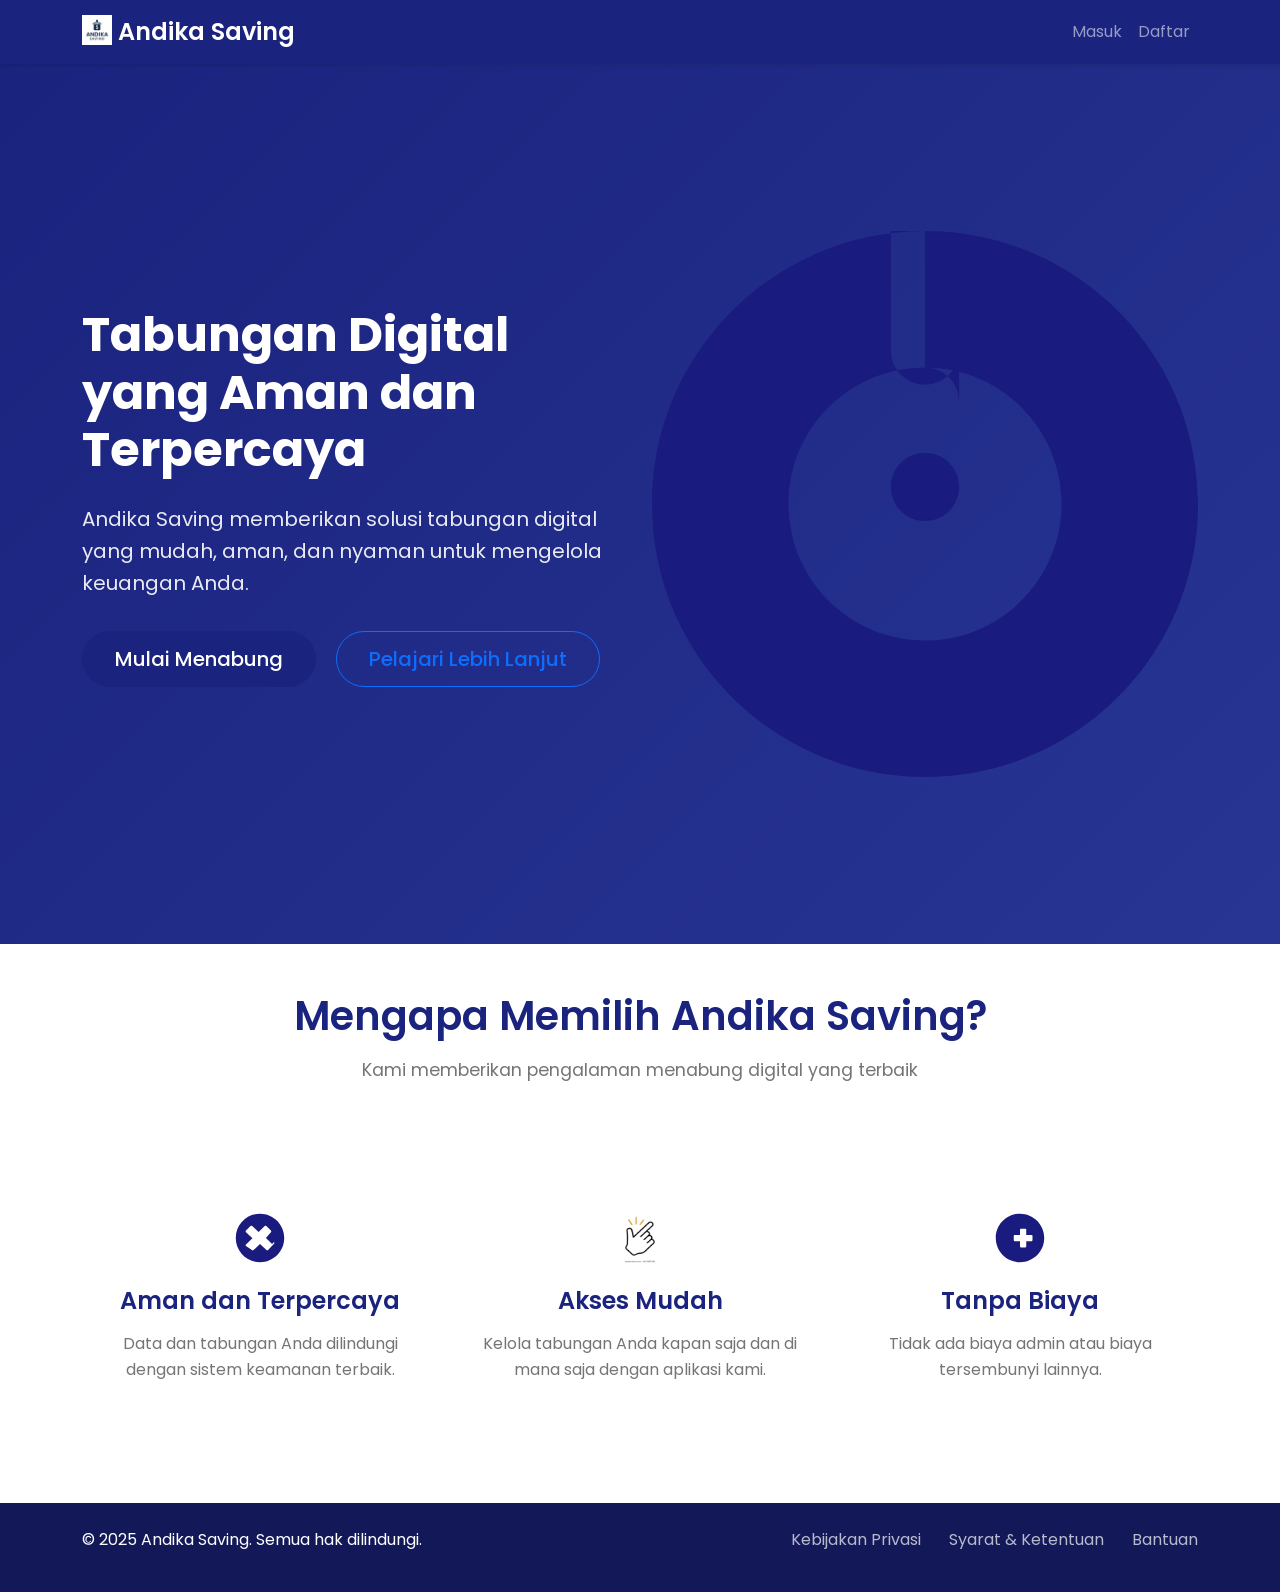
<file: index.html>
<!DOCTYPE html>
<html lang="id">
<head>
    <meta charset="UTF-8">
    <meta name="viewport" content="width=device-width, initial-scale=1.0">
    <title>Andika Saving - Tabungan Digital Profesional</title>
    <link href="https://cdn.jsdelivr.net/npm/bootstrap@5.3.0-alpha1/dist/css/bootstrap.min.css" rel="stylesheet">
    <link href="https://fonts.googleapis.com/css2?family=Poppins:wght@300;400;500;600;700&display=swap" rel="stylesheet">
    <link rel="stylesheet" href="style.css">
</head>
<body>
    <!-- Navbar -->
    <nav class="navbar navbar-expand-lg navbar-dark custom-navbar">
        <div class="container">
            <a class="navbar-brand" href="#">
                <img src="logo andika saving.png" alt="Logo" width="30" height="30" class="d-inline-block align-text-top">
                Andika Saving
            </a>
            <div class="navbar-nav ms-auto">
                <a class="nav-link" href="login.html">Masuk</a>
                <a class="nav-link" href="register.html">Daftar</a>
            </div>
        </div>
    </nav>

    <!-- Hero Section -->
    <section class="hero-section">
        <div class="container">
            <div class="row align-items-center min-vh-80">
                <div class="col-lg-6">
                    <h1 class="hero-title">Tabungan Digital yang Aman dan Terpercaya</h1>
                    <p class="hero-subtitle">Andika Saving memberikan solusi tabungan digital yang mudah, aman, dan nyaman untuk mengelola keuangan Anda.</p>
                    <div class="hero-buttons">
                        <a href="register.html" class="btn btn-primary btn-lg">Mulai Menabung</a>
                        <a href="#features" class="btn btn-outline-primary btn-lg">Pelajari Lebih Lanjut</a>
                    </div>
                </div>
                <div class="col-lg-6 text-center">
                    <div class="hero-image">
                        <img src="[data-uri]" alt="Digital Savings" class="img-fluid">
                    </div>
                </div>
            </div>
        </div>
    </section>

    <!-- Features Section -->
    <section id="features" class="features-section py-5">
        <div class="container">
            <div class="row text-center mb-5">
                <div class="col">
                    <h2 class="section-title">Mengapa Memilih Andika Saving?</h2>
                    <p class="section-subtitle">Kami memberikan pengalaman menabung digital yang terbaik</p>
                </div>
            </div>
            <div class="row">
                <div class="col-md-4 mb-4">
                    <div class="feature-card">
                        <div class="feature-icon">
                            <img src="[data-uri]" alt="Security" width="50" height="50">
                        </div>
                        <h3>Aman dan Terpercaya</h3>
                        <p>Data dan tabungan Anda dilindungi dengan sistem keamanan terbaik.</p>
                    </div>
                </div>
                <div class="col-md-4 mb-4">
                    <div class="feature-card">
                        <div class="feature-icon">
                            <img src="easy aksses.webp" alt="Easy Access" width="50" height="50">
                        </div>
                        <h3>Akses Mudah</h3>
                        <p>Kelola tabungan Anda kapan saja dan di mana saja dengan aplikasi kami.</p>
                    </div>
                </div>
                <div class="col-md-4 mb-4">
                    <div class="feature-card">
                        <div class="feature-icon">
                            <img src="[data-uri]" alt="No Fees" width="50" height="50">
                        </div>
                        <h3>Tanpa Biaya</h3>
                        <p>Tidak ada biaya admin atau biaya tersembunyi lainnya.</p>
                    </div>
                </div>
            </div>
        </div>
    </section>

    <!-- Footer -->
    <footer class="footer py-4">
        <div class="container">
            <div class="row">
                <div class="col-md-6">
                    <p>&copy; 2025 Andika Saving. Semua hak dilindungi.</p>
                </div>
                <div class="col-md-6 text-md-end">
                    <a href="kebijakan privasi.html" class="footer-link">Kebijakan Privasi</a>
                    <a href="kebijakan privasi.html" class="footer-link">Syarat & Ketentuan</a>
                    <a href="kebijakan privasi.html" class="footer-link">Bantuan</a>
                </div>
            </div>
        </div>
    </footer>

    <script src="https://cdn.jsdelivr.net/npm/bootstrap@5.3.0-alpha1/dist/js/bootstrap.bundle.min.js"></script>
    <script src="script.js"></script>
    <script src="api-simulator.js"></script>
</body>
</html>
</file>
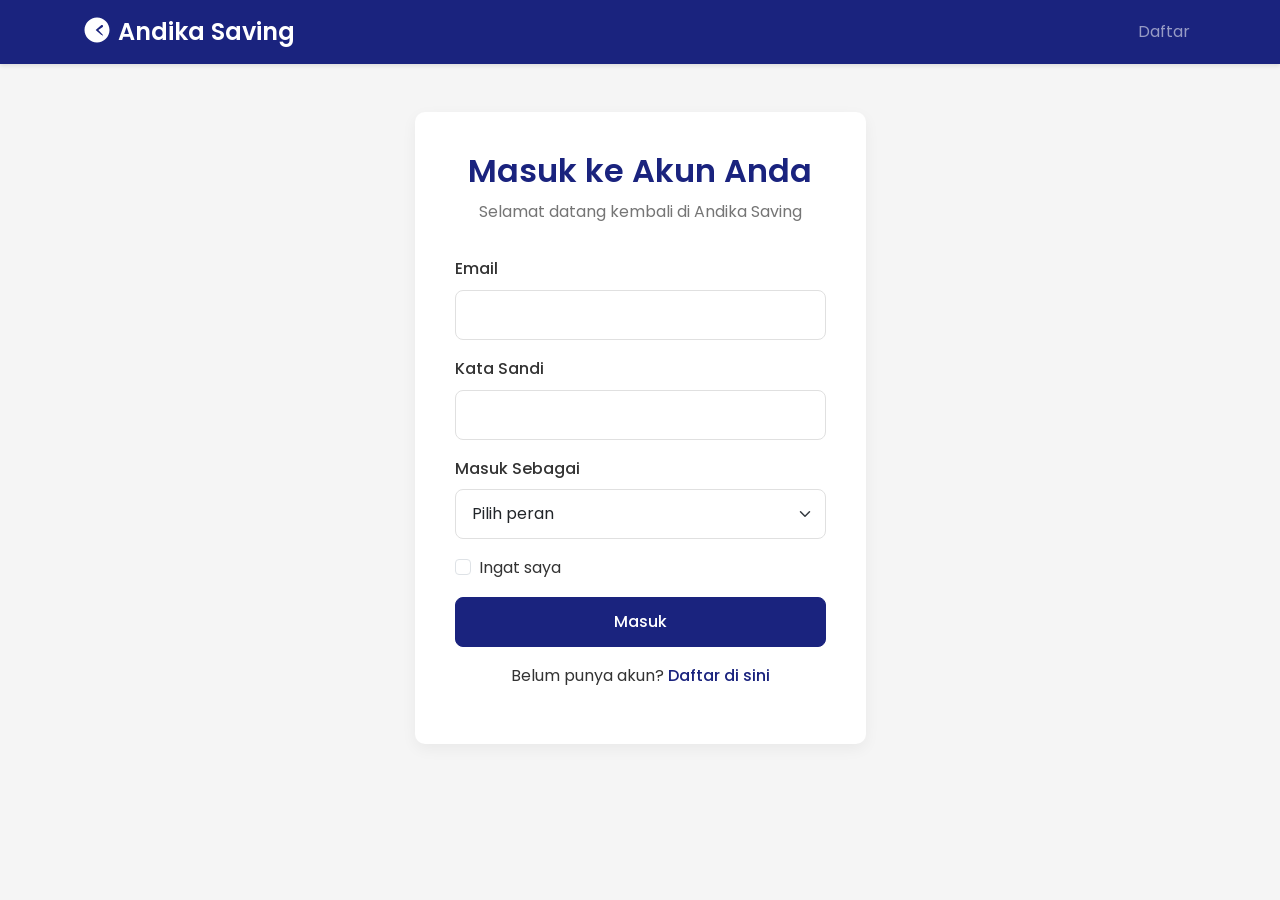
<file: dashboard_admin.html>
<!DOCTYPE html>
<html lang="id">
<head>
    <meta charset="UTF-8">
    <meta name="viewport" content="width=device-width, initial-scale=1.0">
    <title>Dashboard Admin - Andika Saving</title>
    <link href="https://cdn.jsdelivr.net/npm/bootstrap@5.3.0-alpha1/dist/css/bootstrap.min.css" rel="stylesheet">
    <link href="https://fonts.googleapis.com/css2?family=Poppins:wght@300;400;500;600;700&display=swap" rel="stylesheet">
    <link rel="stylesheet" href="style.css">
</head>
<body>
    <!-- Navbar dengan Notifikasi -->
    <nav class="navbar navbar-expand-lg navbar-dark custom-navbar">
        <div class="container">
            <a class="navbar-brand" href="#">
                <img src="[data-uri]" alt="Logo" width="30" height="30" class="d-inline-block align-text-top">
                Andika Saving
            </a>
            <div class="navbar-nav ms-auto">
                <!-- Notifikasi Dropdown -->
                <div class="nav-item dropdown">
                    <a class="nav-link position-relative" href="#" id="notificationDropdown" role="button" data-bs-toggle="dropdown" aria-expanded="false">
                        <img src="[data-uri]" width="20" height="20">
                        <span class="position-absolute top-0 start-100 translate-middle badge rounded-pill bg-danger" id="notificationBadge" style="display: none;">0</span>
                    </a>
                    <ul class="dropdown-menu dropdown-menu-end" aria-labelledby="notificationDropdown" style="min-width: 300px; max-height: 400px; overflow-y: auto;">
                        <li><h6 class="dropdown-header">Notifikasi</h6></li>
                        <div id="notificationDropdownContent">
                            <div class="dropdown-item text-muted">Memuat notifikasi...</div>
                        </div>
                        <li><hr class="dropdown-divider"></li>
                        <li><a class="dropdown-item small text-center" href="#" id="markAllRead">Tandai semua sudah dibaca</a></li>
                    </ul>
                </div>
                
                <span class="navbar-text me-3">Halo, <span id="adminName">Admin</span></span>
                <button class="btn btn-outline-light btn-sm" id="logoutBtn">Keluar</button>
            </div>
        </div>
    </nav>

    <!-- Dashboard Content -->
    <section class="dashboard-section py-4">
        <div class="container">
            <div class="row mb-4">
                <div class="col">
                    <h2 class="dashboard-title">Dashboard Admin</h2>
                    <p class="dashboard-subtitle">Kelola data nasabah dan transaksi - <span id="lastUpdateTime"></span></p>
                </div>
            </div>

            <!-- Statistik -->
            <div class="row mb-4">
                <div class="col-md-3 mb-3">
                    <div class="stat-card">
                        <h3 id="totalNasabah">0</h3>
                        <p>Total Nasabah</p>
                    </div>
                </div>
                <div class="col-md-3 mb-3">
                    <div class="stat-card">
                        <h3 id="totalSaldo">Rp 0</h3>
                        <p>Total Saldo</p>
                    </div>
                </div>
                <div class="col-md-3 mb-3">
                    <div class="stat-card">
                        <h3 id="totalTransaksi">0</h3>
                        <p>Total Transaksi</p>
                    </div>
                </div>
                <div class="col-md-3 mb-3">
                    <div class="stat-card">
                        <h3 id="rataSaldo">Rp 0</h3>
                        <p>Rata-rata Saldo</p>
                    </div>
                </div>
            </div>

            <!-- Email Simulation Panel -->
            <div class="card mb-4">
                <div class="card-header">
                    <h5 class="card-title mb-0">📧 Simulasi Email Notifikasi</h5>
                </div>
                <div class="card-body">
                    <div class="row">
                        <div class="col-md-8">
                            <p class="mb-2">Setiap transaksi nasabah akan mengirim notifikasi email ke:</p>
                            <code class="bg-light p-2 rounded d-block">andikakhairulanwar10@gmail.com</code>
                        </div>
                        <div class="col-md-4 text-end">
                            <button class="btn btn-outline-primary btn-sm" id="viewSentEmails">Lihat Email Terkirim</button>
                        </div>
                    </div>
                </div>
            </div>

            <!-- Daftar Nasabah -->
            <div class="card">
                <div class="card-header d-flex justify-content-between align-items-center">
                    <h5 class="card-title mb-0">Daftar Nasabah</h5>
                    <div>
                        <span class="badge bg-primary me-2" id="lastUpdateBadge">Live</span>
                        <button class="btn btn-sm btn-outline-primary" id="refreshData">Refresh Data</button>
                    </div>
                </div>
                <div class="card-body">
                    <div class="table-responsive">
                        <table class="table table-hover">
                            <thead>
                                <tr>
                                    <th>Nama</th>
                                    <th>Email</th>
                                    <th>Saldo</th>
                                    <th>Jumlah Transaksi</th>
                                    <th>Aksi</th>
                                </tr>
                            </thead>
                            <tbody id="nasabahTable">
                                <!-- Data nasabah akan diisi oleh JavaScript -->
                            </tbody>
                        </table>
                    </div>
                    <div id="noNasabah" class="text-center py-4 d-none">
                        <p class="text-muted">Belum ada nasabah terdaftar</p>
                        <a href="register.html" class="btn btn-primary">Daftarkan Nasabah Pertama</a>
                    </div>
                </div>
            </div>
        </div>
    </section>

    <!-- Modal Detail Nasabah -->
    <div class="modal fade" id="detailNasabahModal" tabindex="-1" aria-labelledby="detailNasabahModalLabel" aria-hidden="true">
        <div class="modal-dialog modal-lg">
            <div class="modal-content">
                <div class="modal-header">
                    <h5 class="modal-title" id="detailNasabahModalLabel">Detail Nasabah</h5>
                    <button type="button" class="btn-close" data-bs-dismiss="modal" aria-label="Close"></button>
                </div>
                <div class="modal-body">
                    <div class="row mb-4">
                        <div class="col-md-6">
                            <h6>Informasi Nasabah</h6>
                            <div class="mb-2">
                                <strong>Nama:</strong> <span id="detailNama">-</span>
                            </div>
                            <div class="mb-2">
                                <strong>Email:</strong> <span id="detailEmail">-</span>
                            </div>
                            <div class="mb-2">
                                <strong>Saldo:</strong> <span id="detailSaldo">Rp 0</span>
                            </div>
                            <div class="mb-2">
                                <strong>Bergabung sejak:</strong> <span id="detailBergabung">-</span>
                            </div>
                        </div>
                    </div>
                    
                    <h6>Riwayat Transaksi</h6>
                    <div class="table-responsive">
                        <table class="table table-sm">
                            <thead>
                                <tr>
                                    <th>Tanggal</th>
                                    <th>Jenis</th>
                                    <th>Jumlah</th>
                                    <th>Saldo Sebelum</th>
                                    <th>Saldo Sesudah</th>
                                    <th>Keterangan</th>
                                </tr>
                            </thead>
                            <tbody id="detailTransaksiTable">
                                <!-- Data transaksi akan diisi oleh JavaScript -->
                            </tbody>
                        </table>
                    </div>
                    <div id="noDetailTransactions" class="text-center py-4">
                        <p class="text-muted">Belum ada transaksi</p>
                    </div>
                </div>
                <div class="modal-footer">
                    <button type="button" class="btn btn-secondary" data-bs-dismiss="modal">Tutup</button>
                </div>
            </div>
        </div>
    </div>

    <!-- Modal Email Terkirim -->
    <div class="modal fade" id="emailHistoryModal" tabindex="-1" aria-labelledby="emailHistoryModalLabel" aria-hidden="true">
        <div class="modal-dialog modal-xl">
            <div class="modal-content">
                <div class="modal-header">
                    <h5 class="modal-title" id="emailHistoryModalLabel">📧 History Email Terkirim</h5>
                    <button type="button" class="btn-close" data-bs-dismiss="modal" aria-label="Close"></button>
                </div>
                <div class="modal-body">
                    <div class="table-responsive">
                        <table class="table table-sm">
                            <thead>
                                <tr>
                                    <th>Waktu</th>
                                    <th>Subjek</th>
                                    <th>Pesan</th>
                                    <th>Status</th>
                                </tr>
                            </thead>
                            <tbody id="emailHistoryTable">
                                <!-- Data email akan diisi oleh JavaScript -->
                            </tbody>
                        </table>
                    </div>
                    <div id="noEmails" class="text-center py-4">
                        <p class="text-muted">Belum ada email terkirim</p>
                    </div>
                </div>
                <div class="modal-footer">
                    <button type="button" class="btn btn-secondary" data-bs-dismiss="modal">Tutup</button>
                    <button type="button" class="btn btn-outline-danger" id="clearEmailHistory">Hapus History</button>
                </div>
            </div>
        </div>
    </div>

    <script src="https://cdn.jsdelivr.net/npm/bootstrap@5.3.0-alpha1/dist/js/bootstrap.bundle.min.js"></script>
    <script src="script.js"></script>
    <script src="api-simulator.js"></script>
    
    <!-- Additional JavaScript for Admin Dashboard -->
    <script>
        // Additional functions for admin dashboard
        function loadEmailHistory() {
            const sentEmails = JSON.parse(localStorage.getItem('andika_sent_emails') || '[]');
            const emailHistoryTable = document.getElementById('emailHistoryTable');
            const noEmails = document.getElementById('noEmails');
            
            if (sentEmails.length === 0) {
                emailHistoryTable.innerHTML = '';
                noEmails.classList.remove('d-none');
                return;
            }
            
            noEmails.classList.add('d-none');
            
            let html = '';
            sentEmails.forEach(email => {
                html += `
                    <tr>
                        <td>${formatDate(email.timestamp)}</td>
                        <td><strong>${email.subject}</strong></td>
                        <td>
                            <small>${email.message.replace(/\n/g, '<br>')}</small>
                            ${email.nasabah_data ? `<br><small class="text-muted">Data: ${JSON.stringify(email.nasabah_data)}</small>` : ''}
                        </td>
                        <td><span class="badge bg-success">Terkirim</span></td>
                    </tr>
                `;
            });
            
            emailHistoryTable.innerHTML = html;
        }
        
        function updateLastUpdateTime() {
            const lastUpdate = localStorage.getItem('andika_last_update');
            const lastUpdateTime = document.getElementById('lastUpdateTime');
            const lastUpdateBadge = document.getElementById('lastUpdateBadge');
            
            if (lastUpdate && lastUpdateTime) {
                const date = new Date(parseInt(lastUpdate));
                lastUpdateTime.textContent = `Terakhir update: ${date.toLocaleTimeString('id-ID')}`;
                
                // Update badge dengan animasi
                lastUpdateBadge.classList.remove('bg-primary');
                lastUpdateBadge.classList.add('bg-success');
                setTimeout(() => {
                    lastUpdateBadge.classList.remove('bg-success');
                    lastUpdateBadge.classList.add('bg-primary');
                }, 1000);
            }
        }
        
        // Event listeners untuk admin dashboard
        document.addEventListener('DOMContentLoaded', function() {
            // Load email history modal
            const viewSentEmails = document.getElementById('viewSentEmails');
            if (viewSentEmails) {
                viewSentEmails.addEventListener('click', function() {
                    loadEmailHistory();
                    const modal = new bootstrap.Modal(document.getElementById('emailHistoryModal'));
                    modal.show();
                });
            }
            
            // Clear email history
            const clearEmailHistory = document.getElementById('clearEmailHistory');
            if (clearEmailHistory) {
                clearEmailHistory.addEventListener('click', function() {
                    if (confirm('Apakah Anda yakin ingin menghapus history email?')) {
                        localStorage.setItem('andika_sent_emails', JSON.stringify([]));
                        loadEmailHistory();
                        showNotification('History email berhasil dihapus', 'success');
                    }
                });
            }
            
            // Mark all notifications as read
            const markAllRead = document.getElementById('markAllRead');
            if (markAllRead) {
                markAllRead.addEventListener('click', async function() {
                    const notifications = await andikaAPI.getNotifications();
                    for (const notif of notifications) {
                        if (!notif.read) {
                            await andikaAPI.markNotificationAsRead(notif.id);
                        }
                    }
                    loadNotifications();
                    showNotification('Semua notifikasi ditandai sudah dibaca', 'success');
                });
            }
            
            // Update last update time every second
            setInterval(updateLastUpdateTime, 1000);
            updateLastUpdateTime();
        });
        
        // Override showNasabahDetail untuk menampilkan lebih detail
        const originalShowNasabahDetail = window.showNasabahDetail;
        window.showNasabahDetail = function(userId) {
            const users = JSON.parse(localStorage.getItem('andika_saving_users') || '[]');
            const nasabah = users.find(u => u.id === userId);
            
            if (!nasabah) return;
            
            // Update modal content
            document.getElementById('detailNama').textContent = nasabah.name;
            document.getElementById('detailEmail').textContent = nasabah.email;
            document.getElementById('detailSaldo').textContent = formatCurrency(nasabah.saldo || 0);
            document.getElementById('detailBergabung').textContent = formatDate(nasabah.createdAt);
            
            // Load transactions dengan detail lengkap
            const transactions = getTransactionsForNasabah(userId);
            const transactionsTable = document.getElementById('detailTransaksiTable');
            const noTransactions = document.getElementById('noDetailTransactions');
            
            if (transactions.length === 0) {
                transactionsTable.innerHTML = '';
                noTransactions.classList.remove('d-none');
            } else {
                noTransactions.classList.add('d-none');
                
                let html = '';
                transactions.forEach(transaction => {
                    const isMenabung = transaction.type === 'menabung';
                    const badgeClass = isMenabung ? 'badge-menabung' : 'badge-tarik';
                    const badgeText = isMenabung ? 'Menabung' : 'Tarik Tunai';
                    const amountClass = isMenabung ? 'text-success' : 'text-danger';
                    const amountPrefix = isMenabung ? '+' : '-';
                    
                    html += `
                        <tr>
                            <td>${formatDate(transaction.createdAt)}</td>
                            <td><span class="badge ${badgeClass}">${badgeText}</span></td>
                            <td class="${amountClass}">${amountPrefix} ${formatCurrency(transaction.amount)}</td>
                            <td>${formatCurrency(transaction.saldo_sebelum || 0)}</td>
                            <td>${formatCurrency(transaction.saldo_sesudah || 0)}</td>
                            <td>${transaction.keterangan}</td>
                        </tr>
                    `;
                });
                
                transactionsTable.innerHTML = html;
            }
            
            // Show modal
            const modal = new bootstrap.Modal(document.getElementById('detailNasabahModal'));
            modal.show();
        };
    </script>
</body>
</html>
</file>
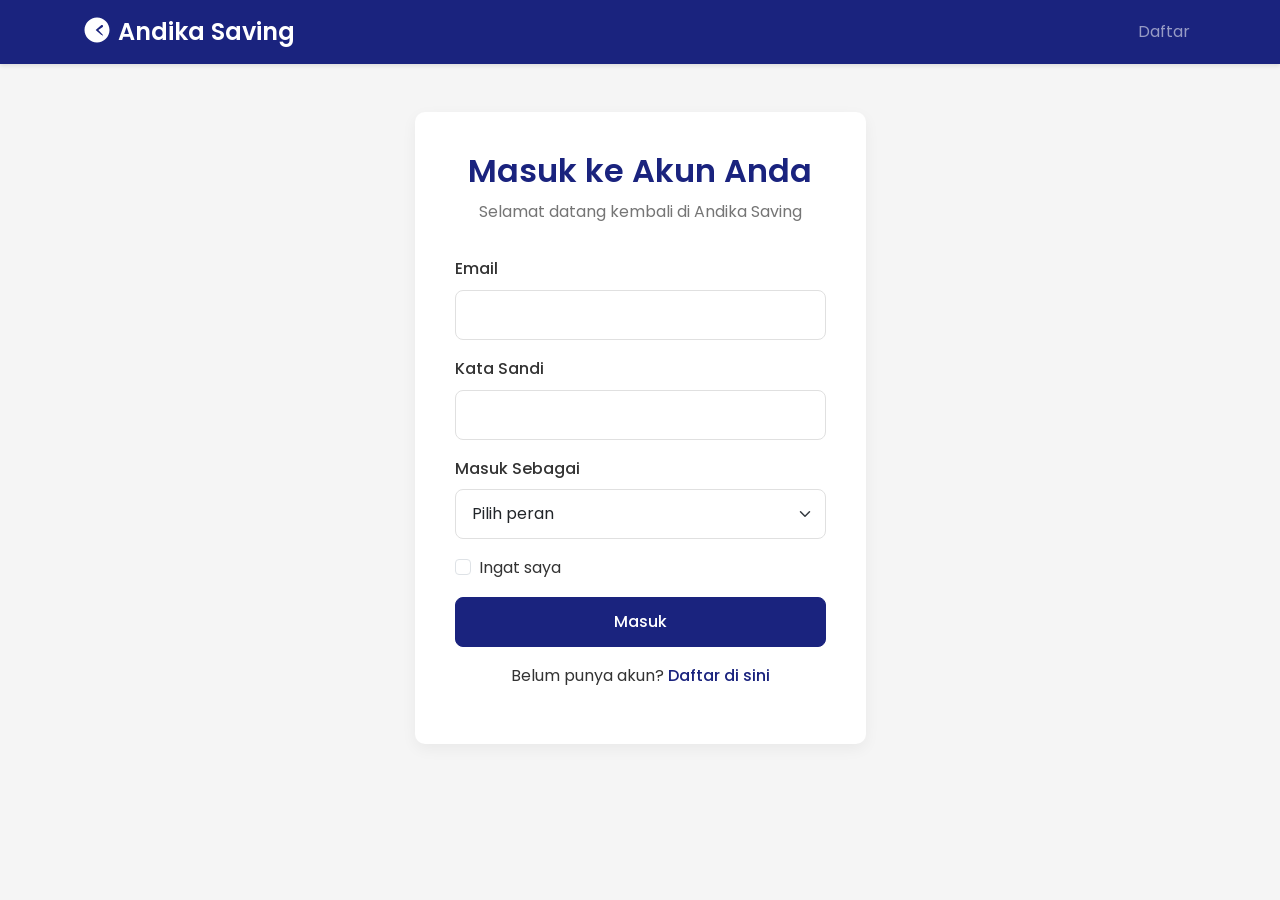
<file: dashboard_nasabah.html>
<!DOCTYPE html>
<html lang="id">
<head>
    <meta charset="UTF-8">
    <meta name="viewport" content="width=device-width, initial-scale=1.0">
    <title>Dashboard Nasabah - Andika Saving</title>
    <link href="https://cdn.jsdelivr.net/npm/bootstrap@5.3.0-alpha1/dist/css/bootstrap.min.css" rel="stylesheet">
    <link href="https://fonts.googleapis.com/css2?family=Poppins:wght@300;400;500;600;700&display=swap" rel="stylesheet">
    <link rel="stylesheet" href="style.css">
</head>
<body>
    <!-- Navbar -->
    <nav class="navbar navbar-expand-lg navbar-dark custom-navbar">
        <div class="container">
            <a class="navbar-brand" href="#">
                <img src="[data-uri]" alt="Logo" width="30" height="30" class="d-inline-block align-text-top">
                Andika Saving
            </a>
            <div class="navbar-nav ms-auto">
                <span class="navbar-text me-3">Halo, <span id="userName">Nasabah</span></span>
                <button class="btn btn-outline-light btn-sm" id="logoutBtn">Keluar</button>
            </div>
        </div>
    </nav>

    <!-- Dashboard Content -->
    <section class="dashboard-section py-4">
        <div class="container">
            <div class="row">
                <div class="col-lg-8">
                    <!-- Saldo Card -->
                    <div class="card mb-4">
                        <div class="card-body">
                            <h5 class="card-title">Saldo Tabungan</h5>
                            <h2 class="saldo-amount" id="saldoAmount">Rp 0</h2>
                            <p class="text-muted">Saldo tersedia saat ini</p>
                        </div>
                    </div>

                    <!-- Riwayat Transaksi -->
                    <div class="card">
                        <div class="card-header d-flex justify-content-between align-items-center">
                            <h5 class="card-title mb-0">Riwayat Transaksi</h5>
                            <button class="btn btn-sm btn-outline-primary" id="refreshTransactions">Refresh</button>
                        </div>
                        <div class="card-body">
                            <div class="table-responsive">
                                <table class="table table-hover">
                                    <thead>
                                        <tr>
                                            <th>Tanggal</th>
                                            <th>Jenis</th>
                                            <th>Jumlah</th>
                                            <th>Keterangan</th>
                                        </tr>
                                    </thead>
                                    <tbody id="transactionsTable">
                                        <!-- Data transaksi akan diisi oleh JavaScript -->
                                    </tbody>
                                </table>
                            </div>
                            <div id="noTransactions" class="text-center py-4 d-none">
                                <p class="text-muted">Belum ada transaksi</p>
                            </div>
                        </div>
                    </div>
                </div>

                <div class="col-lg-4">
                    <!-- Menu Aksi -->
                    <div class="card mb-4">
                        <div class="card-header">
                            <h5 class="card-title mb-0">Menu Aksi</h5>
                        </div>
                        <div class="card-body">
                            <button class="btn btn-primary w-100 mb-3" data-bs-toggle="modal" data-bs-target="#menabungModal">
                                Menabung
                            </button>
                            <button class="btn btn-outline-primary w-100" data-bs-toggle="modal" data-bs-target="#tarikTunaiModal">
                                Tarik Tunai
                            </button>
                        </div>
                    </div>

                    <!-- Informasi Akun -->
                    <div class="card">
                        <div class="card-header">
                            <h5 class="card-title mb-0">Informasi Akun</h5>
                        </div>
                        <div class="card-body">
                            <div class="mb-3">
                                <strong>Nama:</strong> <span id="accountName">-</span>
                            </div>
                            <div class="mb-3">
                                <strong>Email:</strong> <span id="accountEmail">-</span>
                            </div>
                            <div class="mb-3">
                                <strong>Bergabung sejak:</strong> <span id="accountSince">-</span>
                            </div>
                        </div>
                    </div>
                </div>
            </div>
        </div>
    </section>

    <!-- Modal Menabung -->
    <div class="modal fade" id="menabungModal" tabindex="-1" aria-labelledby="menabungModalLabel" aria-hidden="true">
        <div class="modal-dialog">
            <div class="modal-content">
                <div class="modal-header">
                    <h5 class="modal-title" id="menabungModalLabel">Menabung</h5>
                    <button type="button" class="btn-close" data-bs-dismiss="modal" aria-label="Close"></button>
                </div>
                <div class="modal-body">
                    <form id="menabungForm">
                        <div class="mb-3">
                            <label for="jumlahMenabung" class="form-label">Jumlah</label>
                            <input type="number" class="form-control" id="jumlahMenabung" min="1000" required>
                            <div class="form-text">Minimal menabung: Rp 1.000</div>
                        </div>
                        <div class="mb-3">
                            <label for="keteranganMenabung" class="form-label">Keterangan (opsional)</label>
                            <input type="text" class="form-control" id="keteranganMenabung" placeholder="Contoh: Tabungan bulanan">
                        </div>
                    </form>
                </div>
                <div class="modal-footer">
                    <button type="button" class="btn btn-secondary" data-bs-dismiss="modal">Batal</button>
                    <button type="button" class="btn btn-primary" id="submitMenabung">Simpan</button>
                </div>
            </div>
        </div>
    </div>

    <!-- Modal Tarik Tunai -->
    <div class="modal fade" id="tarikTunaiModal" tabindex="-1" aria-labelledby="tarikTunaiModalLabel" aria-hidden="true">
        <div class="modal-dialog">
            <div class="modal-content">
                <div class="modal-header">
                    <h5 class="modal-title" id="tarikTunaiModalLabel">Tarik Tunai</h5>
                    <button type="button" class="btn-close" data-bs-dismiss="modal" aria-label="Close"></button>
                </div>
                <div class="modal-body">
                    <form id="tarikTunaiForm">
                        <div class="mb-3">
                            <label for="jumlahTarik" class="form-label">Jumlah</label>
                            <input type="number" class="form-control" id="jumlahTarik" min="1000" required>
                            <div class="form-text">Saldo tersedia: <span id="availableBalance">Rp 0</span></div>
                        </div>
                        <div class="mb-3">
                            <label for="keteranganTarik" class="form-label">Keterangan (opsional)</label>
                            <input type="text" class="form-control" id="keteranganTarik" placeholder="Contoh: Untuk kebutuhan sehari-hari">
                        </div>
                    </form>
                </div>
                <div class="modal-footer">
                    <button type="button" class="btn btn-secondary" data-bs-dismiss="modal">Batal</button>
                    <button type="button" class="btn btn-primary" id="submitTarik">Tarik</button>
                </div>
            </div>
        </div>
    </div>

    <script src="https://cdn.jsdelivr.net/npm/bootstrap@5.3.0-alpha1/dist/js/bootstrap.bundle.min.js"></script>
    <script src="script.js"></script>
    <script src="api-simulator.js"></script>
</body>
</html>
</file>
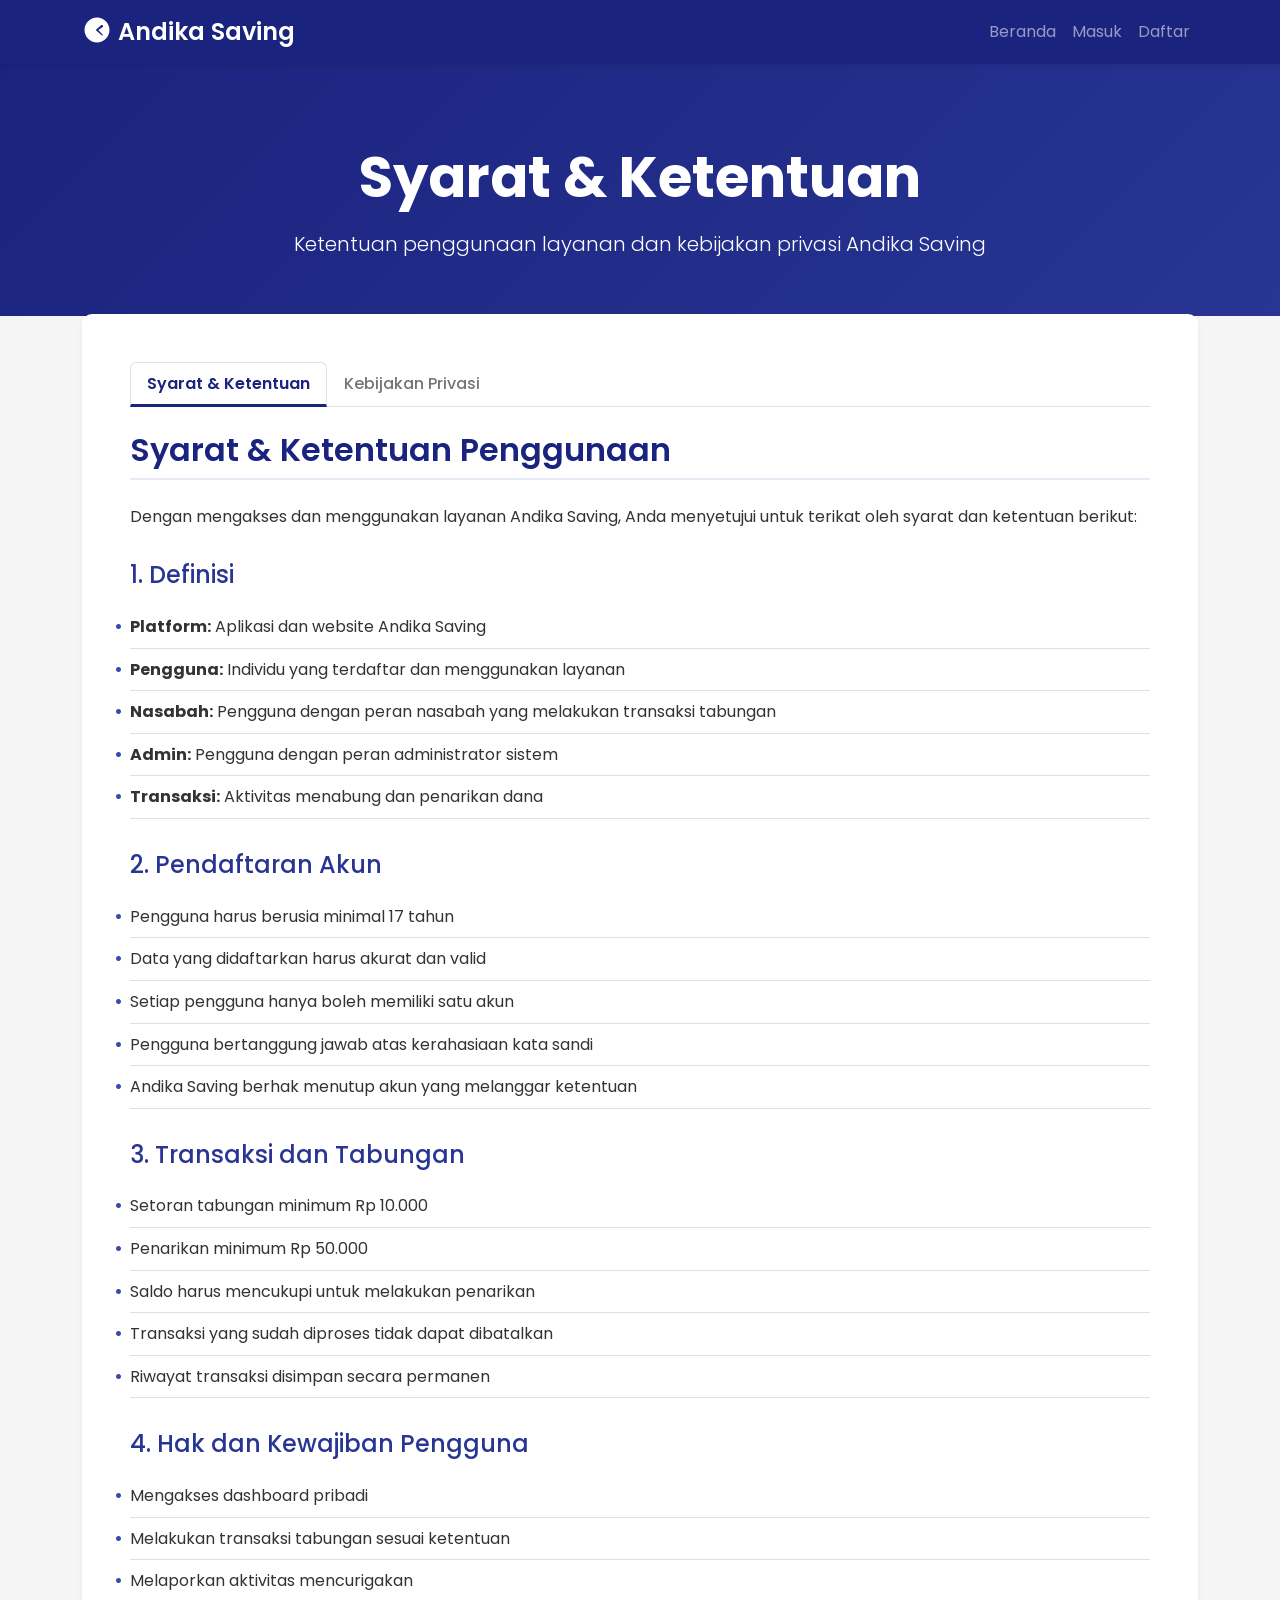
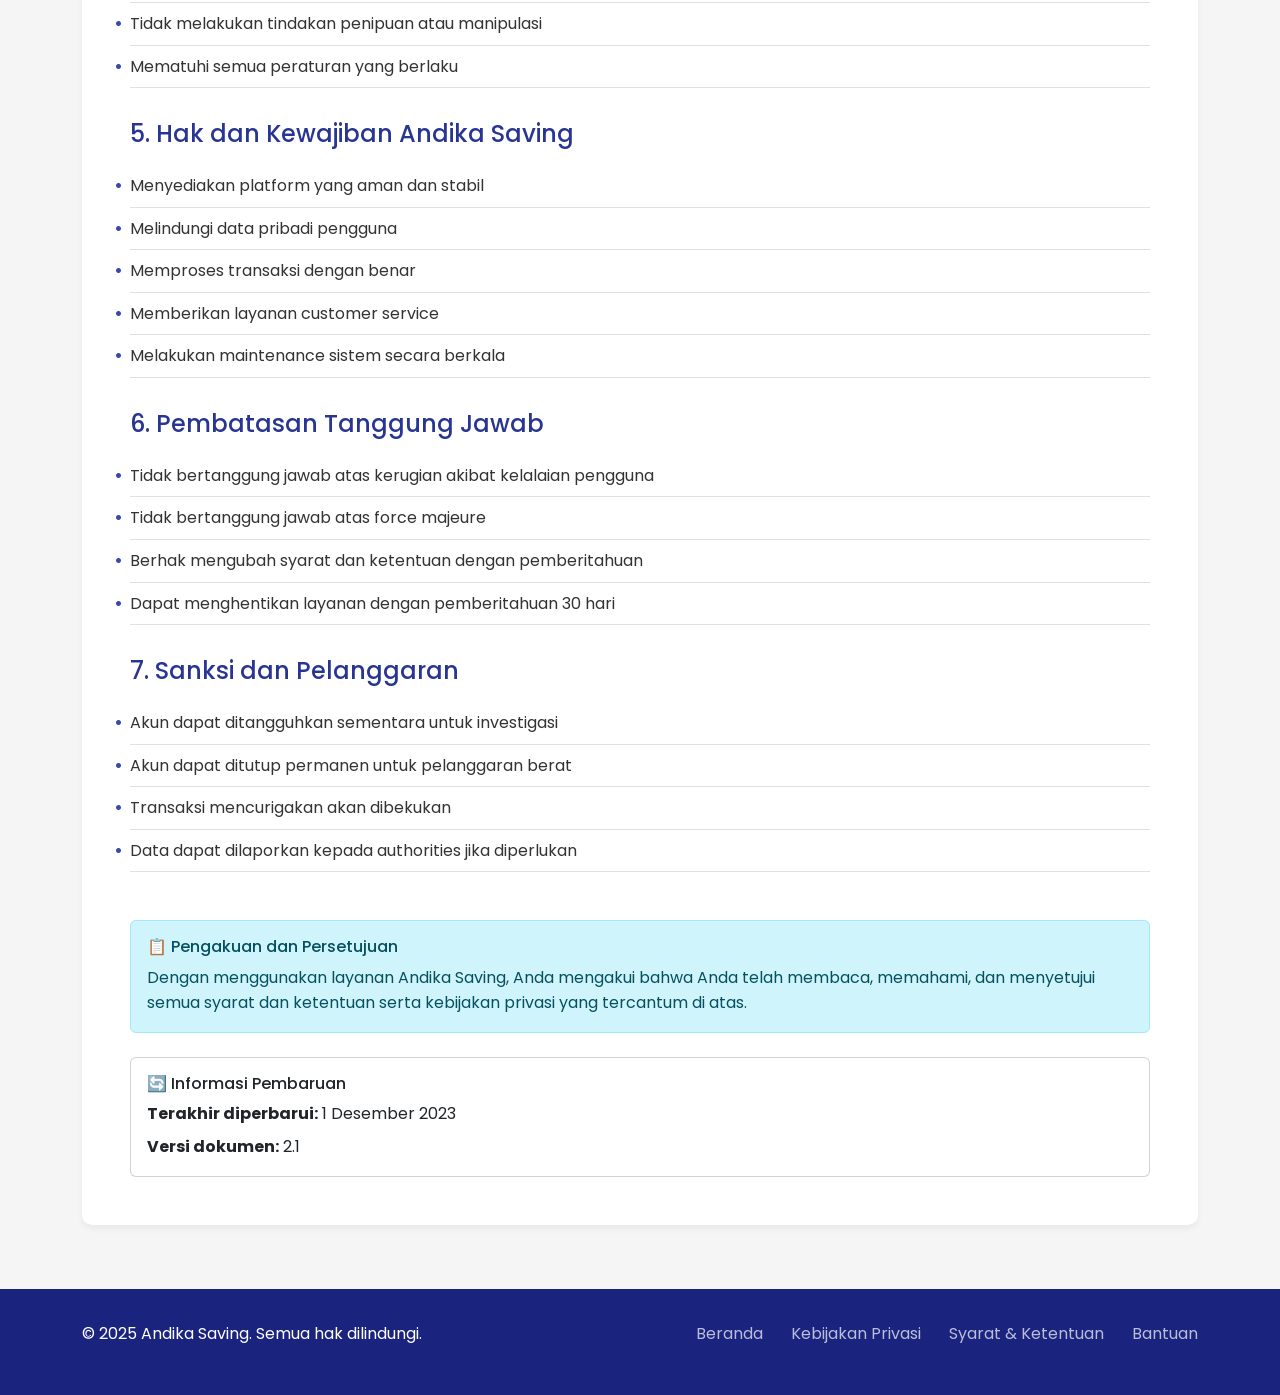
<file: kebijakan privasi.html>
<!DOCTYPE html>
<html lang="id">
<head>
    <meta charset="UTF-8">
    <meta name="viewport" content="width=device-width, initial-scale=1.0">
    <title>Syarat & Ketentuan - Andika Saving</title>
    <link href="https://cdn.jsdelivr.net/npm/bootstrap@5.3.0-alpha1/dist/css/bootstrap.min.css" rel="stylesheet">
    <link href="https://fonts.googleapis.com/css2?family=Poppins:wght@300;400;500;600;700&display=swap" rel="stylesheet">
    <style>
        :root {
            --primary-color: #1a237e;
            --secondary-color: #283593;
            --accent-color: #3949ab;
            --light-color: #e8eaf6;
            --text-color: #333333;
            --light-text: #757575;
            --border-color: #e0e0e0;
            --background-color: #f5f5f5;
        }

        body {
            font-family: 'Poppins', sans-serif;
            color: var(--text-color);
            background-color: var(--background-color);
            line-height: 1.6;
        }

        .custom-navbar {
            background-color: var(--primary-color) !important;
            box-shadow: 0 2px 4px rgba(0,0,0,0.1);
        }

        .navbar-brand {
            font-weight: 600;
            font-size: 1.5rem;
        }

        .policy-header {
            background: linear-gradient(135deg, var(--primary-color) 0%, var(--secondary-color) 100%);
            color: white;
            padding: 80px 0 40px;
        }

        .policy-content {
            background: white;
            border-radius: 10px;
            box-shadow: 0 4px 6px rgba(0,0,0,0.05);
            padding: 3rem;
            margin-top: -50px;
            position: relative;
            z-index: 1;
        }

        .section-title {
            color: var(--primary-color);
            font-weight: 600;
            margin-bottom: 1.5rem;
            padding-bottom: 0.5rem;
            border-bottom: 2px solid var(--light-color);
        }

        .subsection-title {
            color: var(--secondary-color);
            font-weight: 500;
            margin: 2rem 0 1rem;
        }

        .policy-list {
            list-style-type: none;
            padding-left: 0;
        }

        .policy-list li {
            padding: 0.5rem 0;
            border-bottom: 1px solid var(--border-color);
        }

        .policy-list li:before {
            content: "•";
            color: var(--accent-color);
            font-weight: bold;
            display: inline-block;
            width: 1em;
            margin-left: -1em;
        }

        .footer {
            background-color: var(--primary-color);
            color: white;
            padding: 2rem 0;
            margin-top: 4rem;
        }

        .footer-link {
            color: rgba(255,255,255,0.7);
            text-decoration: none;
            margin-left: 1.5rem;
            transition: color 0.3s ease;
        }

        .footer-link:hover {
            color: white;
        }

        .back-to-top {
            position: fixed;
            bottom: 20px;
            right: 20px;
            background: var(--primary-color);
            color: white;
            border: none;
            border-radius: 50%;
            width: 50px;
            height: 50px;
            display: flex;
            align-items: center;
            justify-content: center;
            text-decoration: none;
            box-shadow: 0 4px 8px rgba(0,0,0,0.2);
            transition: all 0.3s ease;
            z-index: 1000;
        }

        .back-to-top:hover {
            background: var(--secondary-color);
            transform: translateY(-2px);
            color: white;
        }

        .nav-tabs .nav-link {
            color: var(--light-text);
            font-weight: 500;
        }

        .nav-tabs .nav-link.active {
            color: var(--primary-color);
            font-weight: 600;
            border-bottom: 3px solid var(--primary-color);
        }

        .contact-info {
            background: var(--light-color);
            border-radius: 8px;
            padding: 1.5rem;
            margin-top: 2rem;
        }

        @media (max-width: 768px) {
            .policy-content {
                padding: 1.5rem;
                margin-top: -30px;
            }
            
            .policy-header h1 {
                font-size: 2rem;
            }
        }
    </style>
</head>
<body>
    <!-- Navbar -->
    <nav class="navbar navbar-expand-lg navbar-dark custom-navbar">
        <div class="container">
            <a class="navbar-brand" href="index.html">
                <img src="[data-uri]" alt="Logo" width="30" height="30" class="d-inline-block align-text-top">
                Andika Saving
            </a>
            <div class="navbar-nav ms-auto">
                <a class="nav-link" href="index.html">Beranda</a>
                <a class="nav-link" href="login.html">Masuk</a>
                <a class="nav-link" href="register.html">Daftar</a>
            </div>
        </div>
    </nav>

    <!-- Header -->
    <section class="policy-header">
        <div class="container text-center">
            <h1 class="display-4 fw-bold mb-3">Syarat & Ketentuan</h1>
            <p class="lead">Ketentuan penggunaan layanan dan kebijakan privasi Andika Saving</p>
        </div>
    </section>

    <!-- Content -->
    <section class="container my-5">
        <div class="policy-content">
            <!-- Navigation Tabs -->
            <ul class="nav nav-tabs mb-4" id="policyTabs" role="tablist">
                <li class="nav-item" role="presentation">
                    <button class="nav-link active" id="terms-tab" data-bs-toggle="tab" data-bs-target="#terms" type="button" role="tab">Syarat & Ketentuan</button>
                </li>
                <li class="nav-item" role="presentation">
                    <button class="nav-link" id="privacy-tab" data-bs-toggle="tab" data-bs-target="#privacy" type="button" role="tab">Kebijakan Privasi</button>
                </li>
            </ul>

            <div class="tab-content" id="policyTabsContent">
                <!-- Syarat & Ketentuan -->
                <div class="tab-pane fade show active" id="terms" role="tabpanel">
                    <h2 class="section-title">Syarat & Ketentuan Penggunaan</h2>
                    <p class="mb-4">Dengan mengakses dan menggunakan layanan Andika Saving, Anda menyetujui untuk terikat oleh syarat dan ketentuan berikut:</p>

                    <h4 class="subsection-title">1. Definisi</h4>
                    <ul class="policy-list">
                        <li><strong>Platform:</strong> Aplikasi dan website Andika Saving</li>
                        <li><strong>Pengguna:</strong> Individu yang terdaftar dan menggunakan layanan</li>
                        <li><strong>Nasabah:</strong> Pengguna dengan peran nasabah yang melakukan transaksi tabungan</li>
                        <li><strong>Admin:</strong> Pengguna dengan peran administrator sistem</li>
                        <li><strong>Transaksi:</strong> Aktivitas menabung dan penarikan dana</li>
                    </ul>

                    <h4 class="subsection-title">2. Pendaftaran Akun</h4>
                    <ul class="policy-list">
                        <li>Pengguna harus berusia minimal 17 tahun</li>
                        <li>Data yang didaftarkan harus akurat dan valid</li>
                        <li>Setiap pengguna hanya boleh memiliki satu akun</li>
                        <li>Pengguna bertanggung jawab atas kerahasiaan kata sandi</li>
                        <li>Andika Saving berhak menutup akun yang melanggar ketentuan</li>
                    </ul>

                    <h4 class="subsection-title">3. Transaksi dan Tabungan</h4>
                    <ul class="policy-list">
                        <li>Setoran tabungan minimum Rp 10.000</li>
                        <li>Penarikan minimum Rp 50.000</li>
                        <li>Saldo harus mencukupi untuk melakukan penarikan</li>
                        <li>Transaksi yang sudah diproses tidak dapat dibatalkan</li>
                        <li>Riwayat transaksi disimpan secara permanen</li>
                    </ul>

                    <h4 class="subsection-title">4. Hak dan Kewajiban Pengguna</h4>
                    <ul class="policy-list">
                        <li>Mengakses dashboard pribadi</li>
                        <li>Melakukan transaksi tabungan sesuai ketentuan</li>
                        <li>Melaporkan aktivitas mencurigakan</li>
                        <li>Tidak melakukan tindakan penipuan atau manipulasi</li>
                        <li>Mematuhi semua peraturan yang berlaku</li>
                    </ul>

                    <h4 class="subsection-title">5. Hak dan Kewajiban Andika Saving</h4>
                    <ul class="policy-list">
                        <li>Menyediakan platform yang aman dan stabil</li>
                        <li>Melindungi data pribadi pengguna</li>
                        <li>Memproses transaksi dengan benar</li>
                        <li>Memberikan layanan customer service</li>
                        <li>Melakukan maintenance sistem secara berkala</li>
                    </ul>

                    <h4 class="subsection-title">6. Pembatasan Tanggung Jawab</h4>
                    <ul class="policy-list">
                        <li>Tidak bertanggung jawab atas kerugian akibat kelalaian pengguna</li>
                        <li>Tidak bertanggung jawab atas force majeure</li>
                        <li>Berhak mengubah syarat dan ketentuan dengan pemberitahuan</li>
                        <li>Dapat menghentikan layanan dengan pemberitahuan 30 hari</li>
                    </ul>

                    <h4 class="subsection-title">7. Sanksi dan Pelanggaran</h4>
                    <ul class="policy-list">
                        <li>Akun dapat ditangguhkan sementara untuk investigasi</li>
                        <li>Akun dapat ditutup permanen untuk pelanggaran berat</li>
                        <li>Transaksi mencurigakan akan dibekukan</li>
                        <li>Data dapat dilaporkan kepada authorities jika diperlukan</li>
                    </ul>
                </div>

                <!-- Kebijakan Privasi -->
                <div class="tab-pane fade" id="privacy" role="tabpanel">
                    <h2 class="section-title">Kebijakan Privasi</h2>
                    <p class="mb-4">Kebijakan Privasi ini menjelaskan bagaimana Andika Saving mengumpulkan, menggunakan, dan melindungi informasi pribadi Anda.</p>

                    <h4 class="subsection-title">1. Informasi yang Kami Kumpulkan</h4>
                    <ul class="policy-list">
                        <li><strong>Data Pribadi:</strong> Nama lengkap, alamat email</li>
                        <li><strong>Data Akun:</strong> Username, kata sandi terenkripsi</li>
                        <li><strong>Data Finansial:</strong> Saldo, riwayat transaksi</li>
                        <li><strong>Data Teknis:</strong> Alamat IP, jenis browser, perangkat</li>
                        <li><strong>Data Usage:</strong> Log aktivitas, preferensi</li>
                    </ul>

                    <h4 class="subsection-title">2. Penggunaan Informasi</h4>
                    <ul class="policy-list">
                        <li>Menyediakan dan mengoperasikan layanan</li>
                        <li>Memproses transaksi keuangan</li>
                        <li>Memverifikasi identitas pengguna</li>
                        <li>Meningkatkan kualitas layanan</li>
                        <li>Mengirim notifikasi penting</li>
                        <li>Memenuhi kewajiban hukum</li>
                    </ul>

                    <h4 class="subsection-title">3. Perlindungan Data</h4>
                    <ul class="policy-list">
                        <li>Menggunakan enkripsi untuk data sensitif</li>
                        <li>Menerapkan access control ketat</li>
                        <li>Melakukan regular security audit</li>
                        <li>Melatih staff tentang privasi data</li>
                        <li>Menyimpan data di lingkungan yang aman</li>
                    </ul>

                    <h4 class="subsection-title">4. Penyimpanan Data</h4>
                    <ul class="policy-list">
                        <li>Data disimpan selama akun aktif</li>
                        <li>Data transaksi disimpan selama 5 tahun</li>
                        <li>Data dapat diarsipkan setelah akun ditutup</li>
                        <li>Backup data dilakukan secara berkala</li>
                        <li>Data dihapus sesuai retention policy</li>
                    </ul>

                    <h4 class="subsection-title">5. Berbagi Informasi</h4>
                    <ul class="policy-list">
                        <li>Tidak menjual data ke pihak ketiga</li>
                        <li>Hanya berbagi data ketika diwajibkan hukum</li>
                        <li>Dapat berbagi data dengan penyedia layanan essential</li>
                        <li>Data agregat anonim untuk analitik</li>
                        <li>Persetujuan pengguna untuk sharing khusus</li>
                    </ul>

                    <h4 class="subsection-title">6. Hak Pengguna</h4>
                    <ul class="policy-list">
                        <li>Hak untuk mengakses data pribadi</li>
                        <li>Hak untuk memperbaiki data yang tidak akurat</li>
                        <li>Hak untuk menghapus data (hak untuk dilupakan)</li>
                        <li>Hak untuk membatasi pemrosesan data</li>
                        <li>Hak untuk menarik persetujuan</li>
                        <li>Hak untuk portabilitas data</li>
                    </ul>

                    <h4 class="subsection-title">7. Cookies dan Tracking</h4>
                    <ul class="policy-list">
                        <li>Menggunakan cookies untuk fungsi essential</li>
                        <li>Cookies untuk analitik dan performa</li>
                        <li>Pengguna dapat mengatur preferensi cookies</li>
                        <li>Tracking untuk keamanan dan fraud prevention</li>
                        <li>Opsi opt-out untuk marketing cookies</li>
                    </ul>

                    <h4 class="subsection-title">8. Perubahan Kebijakan</h4>
                    <ul class="policy-list">
                        <li>Berhak mengubah kebijakan privasi</li>
                        <li>Perubahan akan diumumkan 30 hari sebelumnya</li>
                        <li>Pengguna akan mendapat notifikasi email</li>
                        <li>Penggunaan berkelanjutan berarti menerima perubahan</li>
                        <li>Versi sebelumnya tetap tersedia untuk referensi</li>
                    </ul>

                    <div class="contact-info">
                        <h5 class="subsection-title">Kontak Privasi</h5>
                        <p>Untuk pertanyaan tentang kebijakan privasi atau penggunaan data pribadi Anda, silakan hubungi:</p>
                        <ul class="policy-list">
                            <li>Email: <strong>privacy@andikakhairulanwar10@gmail.com</strong></li>
                            <li>Telepon: <strong> <a href="https://wa.me/qr/5B2BMEUDRNB7K1">085936603517</a></strong></li>
                            <li>Alamat: <strong>Kab Pekalongan. Kec Sragi</strong></li>
                            <li>Jam Operasional: <strong>Senin-Jumat, 09:00-17:00 WIB</strong></li>
                        </ul>
                    </div>
                </div>
            </div>

            <!-- Persetujuan -->
            <div class="alert alert-info mt-5">
                <h6 class="alert-heading">📋 Pengakuan dan Persetujuan</h6>
                <p class="mb-0">Dengan menggunakan layanan Andika Saving, Anda mengakui bahwa Anda telah membaca, memahami, dan menyetujui semua syarat dan ketentuan serta kebijakan privasi yang tercantum di atas.</p>
            </div>

            <!-- Update Information -->
            <div class="card mt-4">
                <div class="card-body">
                    <h6 class="card-title">🔄 Informasi Pembaruan</h6>
                    <p class="card-text mb-2"><strong>Terakhir diperbarui:</strong> 1 Desember 2023</p>
                    <p class="card-text mb-0"><strong>Versi dokumen:</strong> 2.1</p>
                </div>
            </div>
        </div>
    </section>

    <!-- Footer -->
    <footer class="footer">
        <div class="container">
            <div class="row">
                <div class="col-md-6">
                    <p>&copy; 2025 Andika Saving. Semua hak dilindungi.</p>
                </div>
                <div class="col-md-6 text-md-end">
                    <a href="index.html" class="footer-link">Beranda</a>
                    <a href="#" class="footer-link">Kebijakan Privasi</a>
                    <a href="#" class="footer-link">Syarat & Ketentuan</a>
                    <a href="#" class="footer-link">Bantuan</a>
                </div>
            </div>
        </div>
    </footer>

    <!-- Back to Top Button -->
    <a href="#" class="back-to-top">↑</a>

    <script src="https://cdn.jsdelivr.net/npm/bootstrap@5.3.0-alpha1/dist/js/bootstrap.bundle.min.js"></script>
    <script>
        // Back to top functionality
        document.querySelector('.back-to-top').addEventListener('click', function(e) {
            e.preventDefault();
            window.scrollTo({ top: 0, behavior: 'smooth' });
        });

        // Show/hide back to top button
        window.addEventListener('scroll', function() {
            const backToTop = document.querySelector('.back-to-top');
            if (window.scrollY > 300) {
                backToTop.style.display = 'flex';
            } else {
                backToTop.style.display = 'none';
            }
        });

        // Print functionality
        function printPolicy() {
            window.print();
        }

        // Tab persistence
        document.addEventListener('DOMContentLoaded', function() {
            const policyTabs = document.getElementById('policyTabs');
            if (policyTabs) {
                policyTabs.addEventListener('click', function(e) {
                    if (e.target.classList.contains('nav-link')) {
                        const tabId = e.target.getAttribute('data-bs-target');
                        localStorage.setItem('activePolicyTab', tabId);
                    }
                });

                // Restore active tab
                const activeTab = localStorage.getItem('activePolicyTab');
                if (activeTab) {
                    const tab = document.querySelector(`[data-bs-target="${activeTab}"]`);
                    if (tab) {
                        new bootstrap.Tab(tab).show();
                    }
                }
            }
        });
    </script>
</body>
</html>
</file>
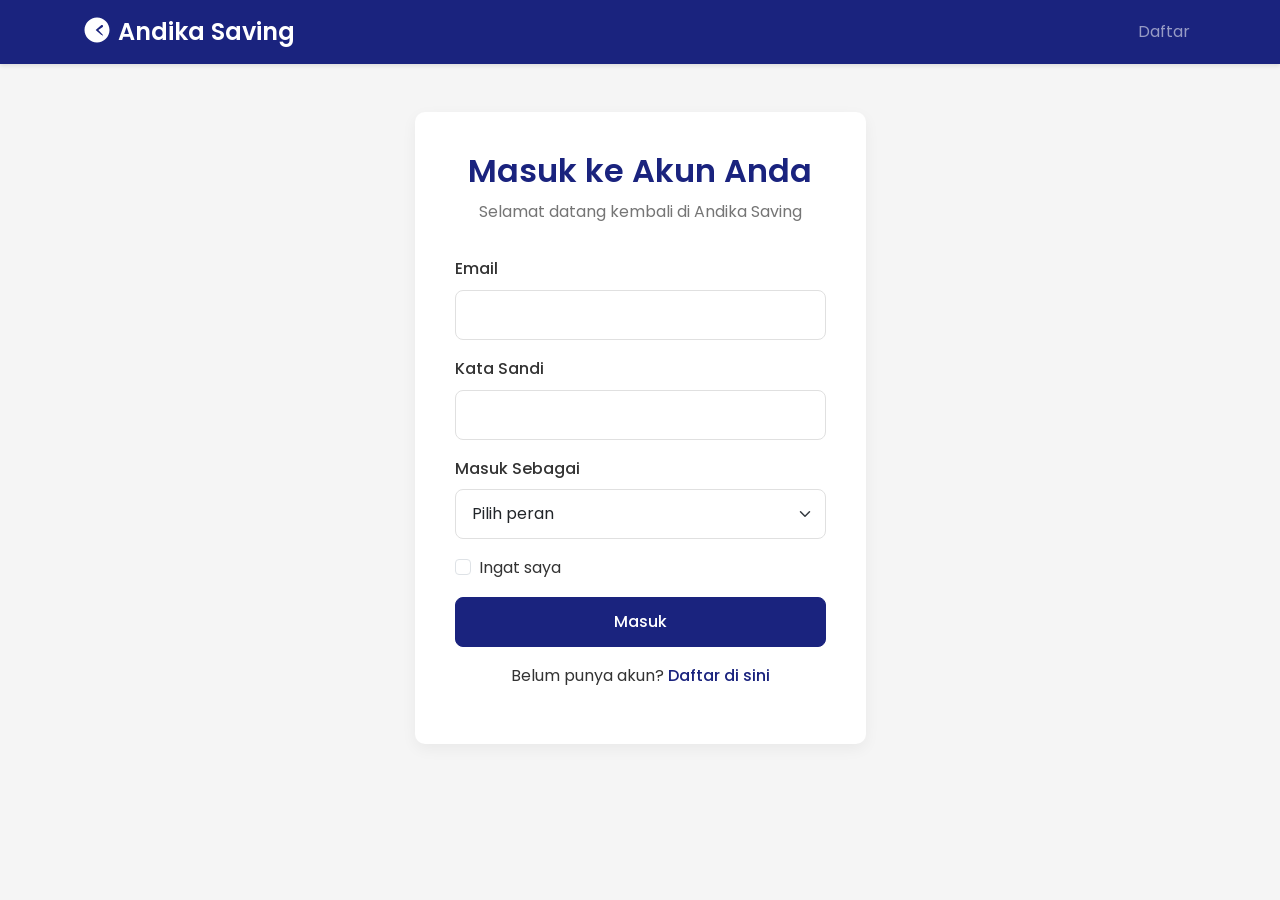
<file: login.html>
<!DOCTYPE html>
<html lang="id">
<head>
    <meta charset="UTF-8">
    <meta name="viewport" content="width=device-width, initial-scale=1.0">
    <title>Masuk - Andika Saving</title>
    <link href="https://cdn.jsdelivr.net/npm/bootstrap@5.3.0-alpha1/dist/css/bootstrap.min.css" rel="stylesheet">
    <link href="https://fonts.googleapis.com/css2?family=Poppins:wght@300;400;500;600;700&display=swap" rel="stylesheet">
    <link rel="stylesheet" href="style.css">
</head>
<body>
    <!-- Navbar -->
    <nav class="navbar navbar-expand-lg navbar-dark custom-navbar">
        <div class="container">
            <a class="navbar-brand" href="index.html">
                <img src="[data-uri]" alt="Logo" width="30" height="30" class="d-inline-block align-text-top">
                Andika Saving
            </a>
            <div class="navbar-nav ms-auto">
                <a class="nav-link" href="register.html">Daftar</a>
            </div>
        </div>
    </nav>

    <!-- Login Form -->
    <section class="auth-section py-5">
        <div class="container">
            <div class="row justify-content-center">
                <div class="col-md-6 col-lg-5">
                    <div class="auth-card">
                        <h2 class="auth-title">Masuk ke Akun Anda</h2>
                        <p class="auth-subtitle">Selamat datang kembali di Andika Saving</p>
                        
                        <form id="loginForm">
                            <div class="mb-3">
                                <label for="email" class="form-label">Email</label>
                                <input type="email" class="form-control" id="email" required>
                            </div>
                            <div class="mb-3">
                                <label for="password" class="form-label">Kata Sandi</label>
                                <input type="password" class="form-control" id="password" required>
                            </div>
                            <div class="mb-3">
                                <label for="role" class="form-label">Masuk Sebagai</label>
                                <select class="form-select" id="role" required>
                                    <option value="" selected disabled>Pilih peran</option>
                                    <option value="nasabah">Nasabah</option>
                                    <option value="admin">Admin</option>
                                </select>
                            </div>
                            <div class="mb-3 form-check">
                                <input type="checkbox" class="form-check-input" id="rememberMe">
                                <label class="form-check-label" for="rememberMe">Ingat saya</label>
                            </div>
                            <button type="submit" class="btn btn-primary w-100">Masuk</button>
                        </form>
                        
                        <div class="auth-footer text-center mt-3">
                            <p>Belum punya akun? <a href="register.html">Daftar di sini</a></p>
                        </div>
                    </div>
                </div>
            </div>
        </div>
    </section>

    <script src="https://cdn.jsdelivr.net/npm/bootstrap@5.3.0-alpha1/dist/js/bootstrap.bundle.min.js"></script>
    <script src="script.js"></script>
    <script src="api-simulator.js"></script>
</body>
</html>
</file>
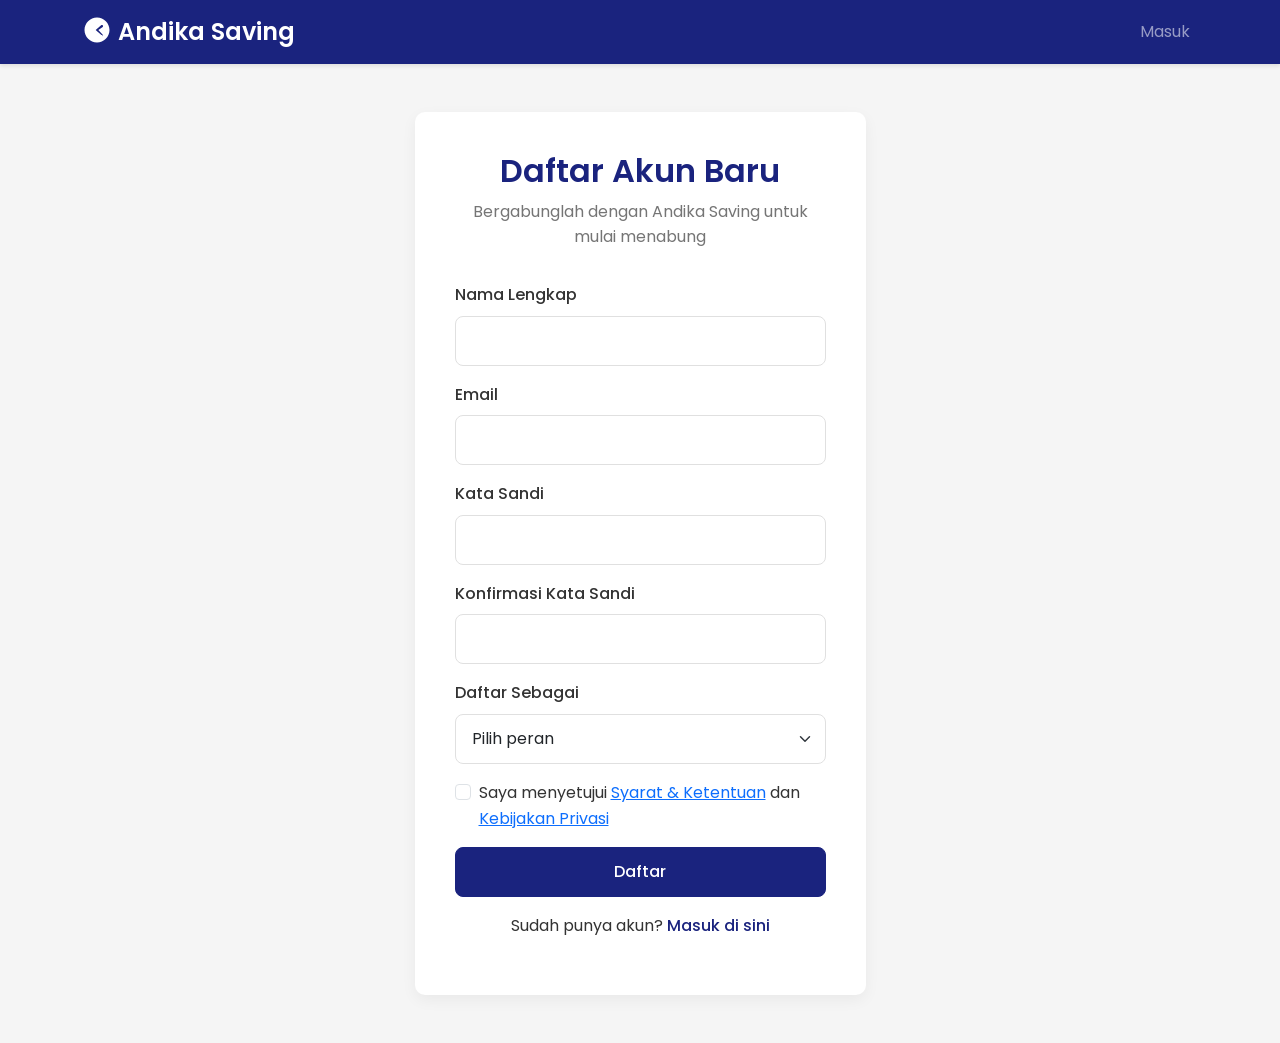
<file: register.html>
<!DOCTYPE html>
<html lang="id">
<head>
    <meta charset="UTF-8">
    <meta name="viewport" content="width=device-width, initial-scale=1.0">
    <title>Daftar - Andika Saving</title>
    <link href="https://cdn.jsdelivr.net/npm/bootstrap@5.3.0-alpha1/dist/css/bootstrap.min.css" rel="stylesheet">
    <link href="https://fonts.googleapis.com/css2?family=Poppins:wght@300;400;500;600;700&display=swap" rel="stylesheet">
    <link rel="stylesheet" href="style.css">
</head>
<body>
    <!-- Navbar -->
    <nav class="navbar navbar-expand-lg navbar-dark custom-navbar">
        <div class="container">
            <a class="navbar-brand" href="index.html">
                <img src="[data-uri]" alt="Logo" width="30" height="30" class="d-inline-block align-text-top">
                Andika Saving
            </a>
            <div class="navbar-nav ms-auto">
                <a class="nav-link" href="login.html">Masuk</a>
            </div>
        </div>
    </nav>

    <!-- Registration Form -->
    <section class="auth-section py-5">
        <div class="container">
            <div class="row justify-content-center">
                <div class="col-md-6 col-lg-5">
                    <div class="auth-card">
                        <h2 class="auth-title">Daftar Akun Baru</h2>
                        <p class="auth-subtitle">Bergabunglah dengan Andika Saving untuk mulai menabung</p>
                        
                        <form id="registerForm">
                            <div class="mb-3">
                                <label for="fullName" class="form-label">Nama Lengkap</label>
                                <input type="text" class="form-control" id="fullName" required>
                            </div>
                            <div class="mb-3">
                                <label for="email" class="form-label">Email</label>
                                <input type="email" class="form-control" id="email" required>
                            </div>
                            <div class="mb-3">
                                <label for="password" class="form-label">Kata Sandi</label>
                                <input type="password" class="form-control" id="password" required>
                            </div>
                            <div class="mb-3">
                                <label for="confirmPassword" class="form-label">Konfirmasi Kata Sandi</label>
                                <input type="password" class="form-control" id="confirmPassword" required>
                            </div>
                            <div class="mb-3">
                                <label for="role" class="form-label">Daftar Sebagai</label>
                                <select class="form-select" id="role" required>
                                    <option value="" selected disabled>Pilih peran</option>
                                    <option value="nasabah">Nasabah</option>
                                    <option value="admin">Admin</option>
                                </select>
                            </div>
                            <div class="mb-3 form-check">
                                <input type="checkbox" class="form-check-input" id="agreeTerms" required>
                                <label class="form-check-label" for="agreeTerms">Saya menyetujui <a href="kebijakan privasi.html">Syarat & Ketentuan</a> dan <a href="kebijakan privasi.html">Kebijakan Privasi</a></label>
                            </div>
                            <button type="submit" class="btn btn-primary w-100">Daftar</button>
                        </form>
                        
                        <div class="auth-footer text-center mt-3">
                            <p>Sudah punya akun? <a href="login.html">Masuk di sini</a></p>
                        </div>
                    </div>
                </div>
            </div>
        </div>
    </section>

    <script src="https://cdn.jsdelivr.net/npm/bootstrap@5.3.0-alpha1/dist/js/bootstrap.bundle.min.js"></script>
    <script src="script.js"></script>
    <script src="api-simulator.js"></script>
</body>
</html>
</file>
<file: style.css>
:root {
    --primary-color: #1a237e;
    --secondary-color: #283593;
    --accent-color: #3949ab;
    --light-color: #e8eaf6;
    --success-color: #4caf50;
    --danger-color: #f44336;
    --warning-color: #ff9800;
    --info-color: #2196f3;
    --dark-color: #121858;
    --text-color: #333333;
    --light-text: #757575;
    --border-color: #e0e0e0;
    --background-color: #f5f5f5;
}

* {
    margin: 0;
    padding: 0;
    box-sizing: border-box;
}

body {
    font-family: 'Poppins', sans-serif;
    color: var(--text-color);
    background-color: var(--background-color);
    line-height: 1.6;
}

/* Navbar */
.custom-navbar {
    background-color: var(--primary-color) !important;
    box-shadow: 0 2px 4px rgba(0,0,0,0.1);
}

.navbar-brand {
    font-weight: 600;
    font-size: 1.5rem;
}

/* Hero Section */
.hero-section {
    background: linear-gradient(135deg, var(--primary-color) 0%, var(--secondary-color) 100%);
    color: white;
    padding: 80px 0;
}

.min-vh-80 {
    min-height: 80vh;
}

.hero-title {
    font-size: 3rem;
    font-weight: 700;
    margin-bottom: 1.5rem;
}

.hero-subtitle {
    font-size: 1.25rem;
    margin-bottom: 2rem;
    opacity: 0.9;
}

.hero-buttons .btn {
    margin-right: 1rem;
    margin-bottom: 1rem;
    padding: 0.75rem 2rem;
    border-radius: 50px;
    font-weight: 500;
}

.hero-image {
    max-width: 100%;
    animation: float 3s ease-in-out infinite;
}

@keyframes float {
    0% { transform: translateY(0px); }
    50% { transform: translateY(-15px); }
    100% { transform: translateY(0px); }
}

/* Features Section */
.features-section {
    background-color: white;
}

.section-title {
    font-size: 2.5rem;
    font-weight: 600;
    margin-bottom: 1rem;
    color: var(--primary-color);
}

.section-subtitle {
    font-size: 1.1rem;
    color: var(--light-text);
    margin-bottom: 3rem;
}

.feature-card {
    text-align: center;
    padding: 2rem 1rem;
    border-radius: 10px;
    transition: transform 0.3s ease, box-shadow 0.3s ease;
    height: 100%;
}

.feature-card:hover {
    transform: translateY(-5px);
    box-shadow: 0 10px 20px rgba(0,0,0,0.1);
}

.feature-icon {
    margin-bottom: 1.5rem;
}

.feature-card h3 {
    font-size: 1.5rem;
    font-weight: 600;
    margin-bottom: 1rem;
    color: var(--primary-color);
}

.feature-card p {
    color: var(--light-text);
}

/* Auth Section */
.auth-section {
    min-height: 80vh;
    display: flex;
    align-items: center;
    background-color: var(--background-color);
}

.auth-card {
    background-color: white;
    border-radius: 10px;
    box-shadow: 0 5px 15px rgba(0,0,0,0.05);
    padding: 2.5rem;
}

.auth-title {
    font-size: 2rem;
    font-weight: 600;
    margin-bottom: 0.5rem;
    color: var(--primary-color);
    text-align: center;
}

.auth-subtitle {
    color: var(--light-text);
    text-align: center;
    margin-bottom: 2rem;
}

.form-label {
    font-weight: 500;
    margin-bottom: 0.5rem;
}

.form-control, .form-select {
    padding: 0.75rem 1rem;
    border: 1px solid var(--border-color);
    border-radius: 8px;
    transition: border-color 0.3s ease, box-shadow 0.3s ease;
}

.form-control:focus, .form-select:focus {
    border-color: var(--accent-color);
    box-shadow: 0 0 0 0.2rem rgba(57, 73, 171, 0.25);
}

.btn-primary {
    background-color: var(--primary-color);
    border-color: var(--primary-color);
    padding: 0.75rem 1.5rem;
    border-radius: 8px;
    font-weight: 500;
    transition: all 0.3s ease;
}

.btn-primary:hover {
    background-color: var(--secondary-color);
    border-color: var(--secondary-color);
    transform: translateY(-2px);
    box-shadow: 0 4px 8px rgba(0,0,0,0.1);
}

.auth-footer {
    margin-top: 1.5rem;
}

.auth-footer a {
    color: var(--primary-color);
    text-decoration: none;
    font-weight: 500;
}

.auth-footer a:hover {
    text-decoration: underline;
}

/* Dashboard Section */
.dashboard-section {
    background-color: var(--background-color);
    min-height: 80vh;
}

.dashboard-title {
    font-size: 2rem;
    font-weight: 600;
    color: var(--primary-color);
    margin-bottom: 0.5rem;
}

.dashboard-subtitle {
    color: var(--light-text);
    margin-bottom: 2rem;
}

.card {
    border: none;
    border-radius: 10px;
    box-shadow: 0 4px 6px rgba(0,0,0,0.05);
    transition: transform 0.3s ease, box-shadow 0.3s ease;
    margin-bottom: 1.5rem;
}

.card:hover {
    box-shadow: 0 6px 12px rgba(0,0,0,0.1);
}

.card-header {
    background-color: white;
    border-bottom: 1px solid var(--border-color);
    padding: 1.25rem 1.5rem;
    border-radius: 10px 10px 0 0 !important;
}

.card-title {
    font-weight: 600;
    color: var(--primary-color);
    margin-bottom: 0;
}

.card-body {
    padding: 1.5rem;
}

.saldo-amount {
    font-size: 2.5rem;
    font-weight: 700;
    color: var(--primary-color);
    margin-bottom: 0.5rem;
}

/* Table Styles */
.table {
    margin-bottom: 0;
}

.table th {
    border-top: none;
    font-weight: 600;
    color: var(--primary-color);
    background-color: var(--light-color);
}

.table td, .table th {
    padding: 1rem 0.75rem;
    vertical-align: middle;
}

/* Stat Cards */
.stat-card {
    background-color: white;
    border-radius: 10px;
    padding: 1.5rem;
    text-align: center;
    box-shadow: 0 4px 6px rgba(0,0,0,0.05);
    transition: transform 0.3s ease;
}

.stat-card:hover {
    transform: translateY(-5px);
}

.stat-card h3 {
    font-size: 2rem;
    font-weight: 700;
    color: var(--primary-color);
    margin-bottom: 0.5rem;
}

.stat-card p {
    color: var(--light-text);
    margin-bottom: 0;
}

/* Modal Styles */
.modal-header {
    border-bottom: 1px solid var(--border-color);
    padding: 1.5rem;
}

.modal-title {
    font-weight: 600;
    color: var(--primary-color);
}

.modal-body {
    padding: 1.5rem;
}

.modal-footer {
    border-top: 1px solid var(--border-color);
    padding: 1rem 1.5rem;
}

/* Footer */
.footer {
    background-color: var(--dark-color);
    color: white;
}

.footer-link {
    color: rgba(255,255,255,0.7);
    text-decoration: none;
    margin-left: 1.5rem;
    transition: color 0.3s ease;
}

.footer-link:hover {
    color: white;
}

/* Utility Classes */
.text-primary-custom {
    color: var(--primary-color) !important;
}

.bg-primary-custom {
    background-color: var(--primary-color) !important;
}

/* Responsive Adjustments */
@media (max-width: 768px) {
    .hero-title {
        font-size: 2rem;
    }
    
    .hero-subtitle {
        font-size: 1rem;
    }
    
    .section-title {
        font-size: 2rem;
    }
    
    .auth-card {
        padding: 1.5rem;
    }
    
    .saldo-amount {
        font-size: 2rem;
    }
    
    .table-responsive {
        font-size: 0.9rem;
    }
}

/* Animation for alerts */
.alert {
    animation: fadeIn 0.5s ease;
}

@keyframes fadeIn {
    from { opacity: 0; transform: translateY(-10px); }
    to { opacity: 1; transform: translateY(0); }
}

/* Button animations */
.btn {
    transition: all 0.3s ease;
}

.btn:active {
    transform: scale(0.98);
}

/* Form validation styles */
.is-invalid {
    border-color: var(--danger-color) !important;
}

.invalid-feedback {
    display: block;
    width: 100%;
    margin-top: 0.25rem;
    font-size: 0.875em;
    color: var(--danger-color);
}

/* Transaction type badges */
.badge-menabung {
    background-color: var(--success-color);
    color: white;
}

.badge-tarik {
    background-color: var(--danger-color);
    color: white;
}
</file>
